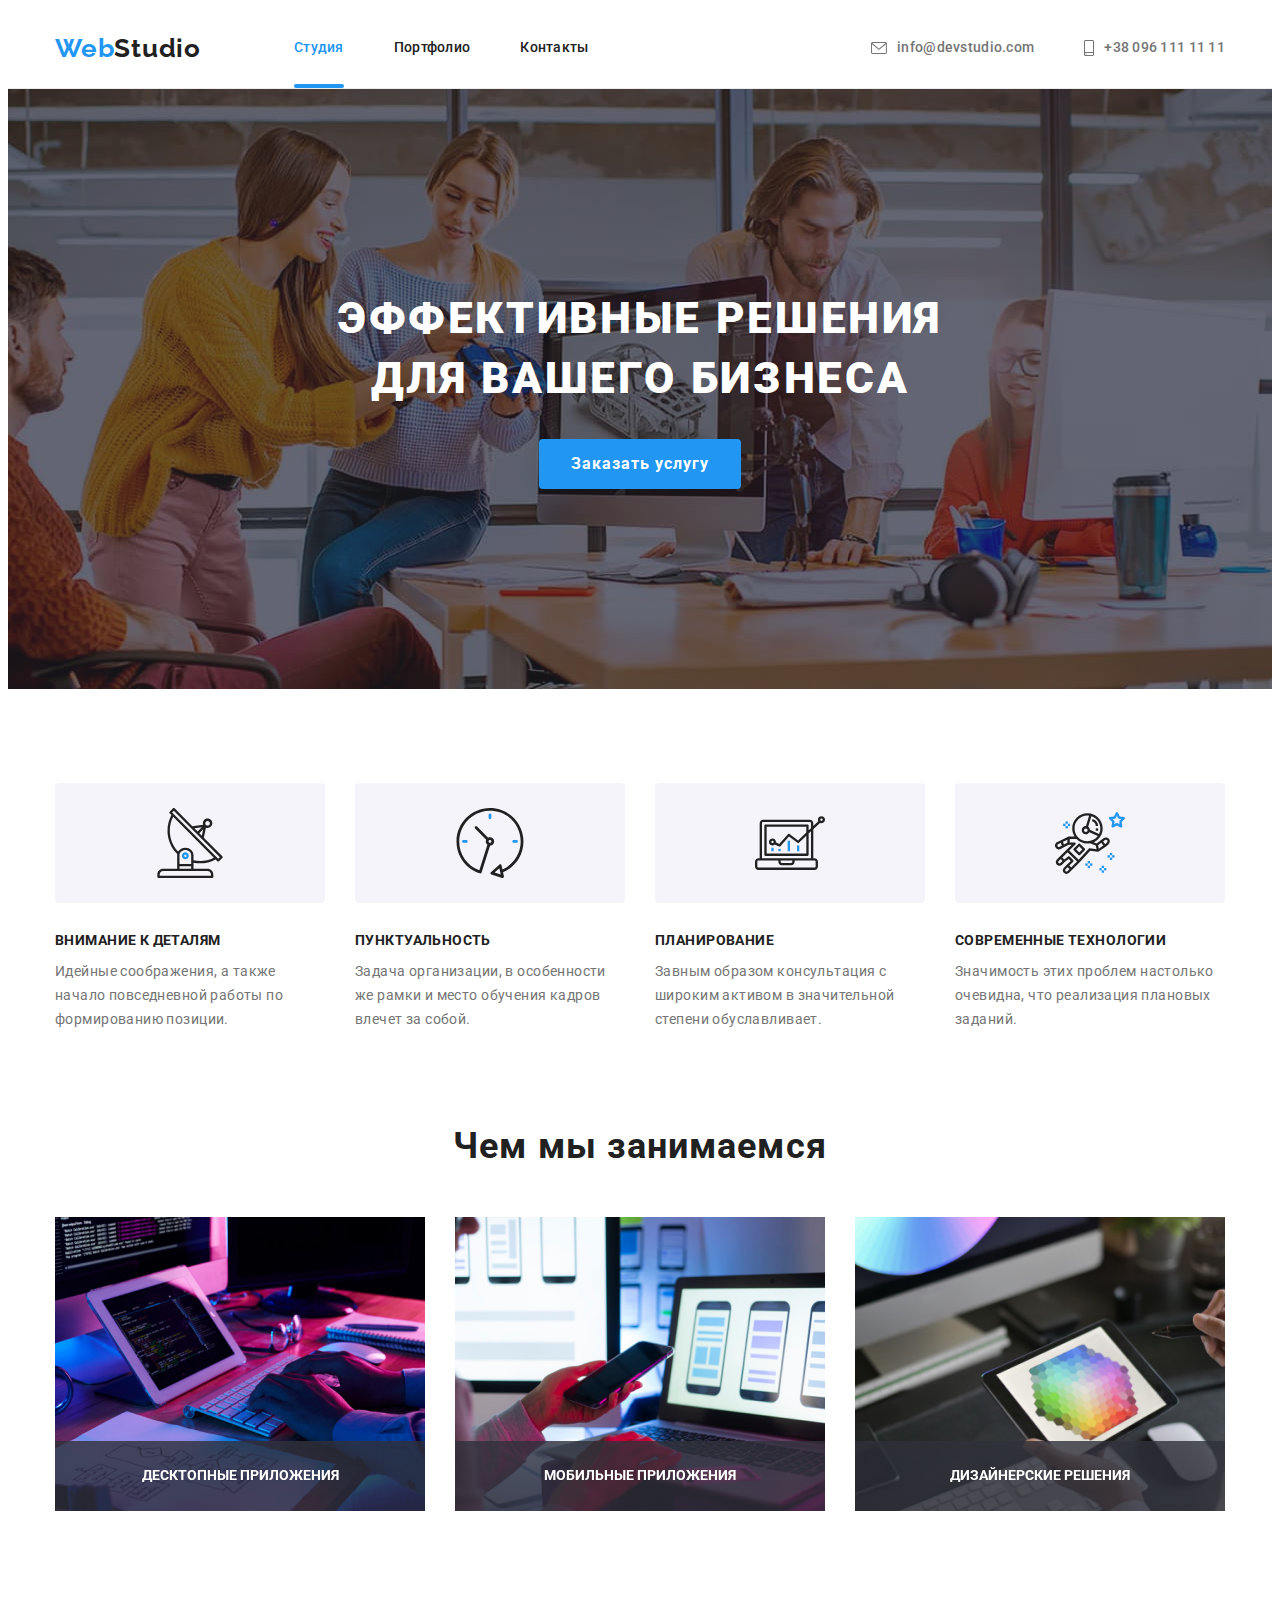
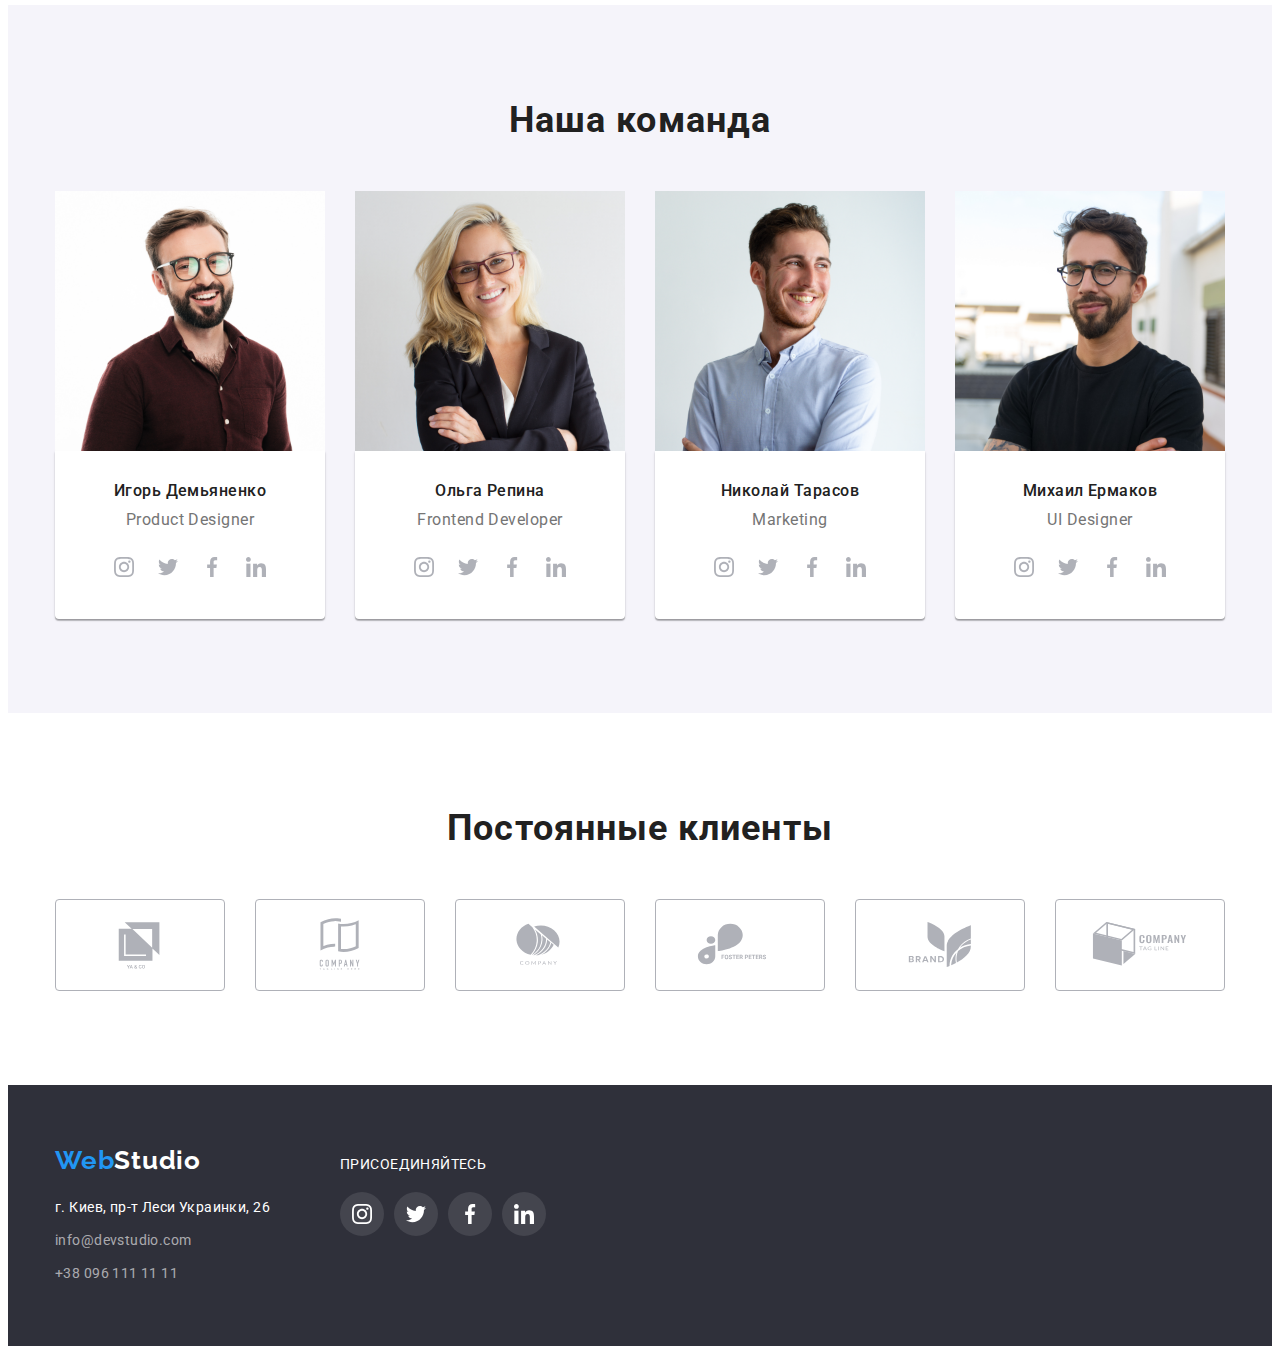
<file: index.html>
<!DOCTYPE html>
<html lang="ru">
  <head>
    <meta http-equiv="content-type" content="text/html; charset=utf-8" />
    <link rel="preconnect" href="https://fonts.googleapis.com" />
    <link rel="preconnect" href="https://fonts.gstatic.com" crossorigin />
    <link
      href="https://fonts.googleapis.com/css2?family=Raleway:wght@700&family=Roboto:wght@400;500;700;900&display=swap"
      rel="stylesheet"
    />
    <!-- Modern-normalize -->
    <link
      rel="stylesheet"
      href="https://cdnjs.cloudflare.com/ajax/libs/modern-normalize/1.1.0/modern-normalize.min.css"
      integrity="sha512-wpPYUAdjBVSE4KJnH1VR1HeZfpl1ub8YT/NKx4PuQ5NmX2tKuGu6U/JRp5y+Y8XG2tV+wKQpNHVUX03MfMFn9Q=="
      crossorigin="anonymous"
      referrerpolicy="no-referrer"
    />
    <!-- Custom styles -->
    <link rel="stylesheet" href="./css/styles.css" />
    <title>Module 01</title>
  </head>
  <body>
    <!-- Header section -->
    <header class="page-header">
      <div class="container main-nav">
        <nav class="navigation">
          <a href="/" lang="en" class="logo-first"
            >Web<span class="logo-second">Studio</span></a
          >
          <ul class="nav-list">
            <li class="nav-item">
              <a href="./index.html" class="link link-color">студия</a>
            </li>
            <li class="nav-item">
              <a href="./portfolio.html" class="link">портфолио</a>
            </li>
            <li class="nav-item"><a href="/" class="link">контакты</a></li>
          </ul>
        </nav>
        <ul class="contact-list">
          <li class="contact-item">
            <a href="mailto:info@devstudio.com" class="link mail"
              ><svg class="icon" width="16px" height="12px">
                <use xlink:href="./images/sprite.svg#icon-envelope"></use>
              </svg>
              info@devstudio.com</a
            >
          </li>
          <li class="contact-item">
            <a href="tel:+380961111111" class="link phone"
              ><svg class="icon" width="10px" height="16px">
                <use xlink:href="./images/sprite.svg#icon-smartphone"></use>
              </svg>
              +38 096 111 11 11</a
            >
          </li>
        </ul>
      </div>
    </header>
    <!-- Main -->
    <main>
      <!-- Hero section -->
      <section class="hero overlay">
        <div class="container">
          <h1 class="hero-title">
            эффективные решения <br />
            для вашего бизнеса
          </h1>
          <button data-modal-open type="button" class="btn-order">Заказать услугу</button>
        </div>
      </section>
      <!-- Modal window -->
      <div data-modal class="backdrop is-hidden">
        <div class="modal">
          <button data-modal-close type="button" class="button-close">
            <svg class="btn-close" width="30px" height="30px">
              <use href="./images/sprite.svg#icon-close-modal"></use>
            </svg>
          </button>
        </div>
      </div>


      <!-- Features section -->
      <section class="section">
        <div class="container">
          <h2 class="features-title">features</h2>
          <ul class="feature-list">
            <li class="feature-item">
              <div class="feature-icon">
                <svg class="icon">
                  <use xlink:href="./images/sprite.svg#icon-antenna"></use>
                </svg>
              </div>
              <h3 class="title">внимание к деталям</h3>
              <p class="text">
                идейные соображения, а также начало повседневной работы по
                формированию позиции.
              </p>
            </li>
            <li class="feature-item">
              <div class="feature-icon">
                <svg class="icon">
                  <use xlink:href="./images/sprite.svg#icon-clock"></use>
                </svg>
              </div>
              <h3 class="title">пунктуальность</h3>
              <p class="text">
                задача организации, в особенности же рамки и место обучения
                кадров влечет за собой.
              </p>
            </li>
            <li class="feature-item">
              <div class="feature-icon">
                <svg class="icon">
                  <use xlink:href="./images/sprite.svg#icon-diagram"></use>
                </svg>
              </div>
              <h3 class="title">планирование</h3>
              <p class="text">
                завным образом консультация с широким активом в значительной
                степени обуславливает.
              </p>
            </li>
            <li class="feature-item">
              <div class="feature-icon">
                <svg class="icon">
                  <use xlink:href="./images/sprite.svg#icon-astronaut"></use>
                </svg>
              </div>
              <h3 class="title">современные технологии</h3>
              <p class="text">
                значимость этих проблем настолько очевидна, что реализация
                плановых заданий.
              </p>
            </li>
          </ul>
        </div>
      </section>
      <!-- Work section -->
      <section class="section work">
        <div class="container">
          <h2 class="section-title">чем мы занимаемся</h2>
          <ul class="work-list">
            <li class="work-item">
              <div class="work-thumb">
              <img src="./images/photo_1.png" alt="desk-office" width="370" />
                <p class="work-text">десктопные приложения</p>
              </div>
            </li>
            <li class="work-item">
              <div class="work-thumb">
              <img src="./images/photo_2.png" alt="mobile phones" width="370" />
                <p class="work-text">мобильные приложения</p>
              </div>
            </li>
            <li class="work-item">
              <div class="work-thumb">
              <img
                src="./images/photo_3.png"
                alt="graphic-tablet"
                width="370"/>

                  <p class="work-text">дизайнерские решения</p>
                </div>
            </li>
          </ul>
        </div>
      </section>
      <!-- Team section -->
      <section class="section team">
        <div class="container">
          <h2 class="section-title">наша команда</h2>
          <ul class="team-list">
            <li class="team-item">
              <img src="./images/photo_4.png" alt="designer" width="270" />
              <div class="item">
                <h3 class="team-title">игорь демьяненко</h3>
                <p lang="en" class="team-text">Product Designer</p>
                <ul class="social-list">
                  <li class="social-item">
                    <a href="" class="social-link"
                      ><svg class="social-icon" width="20px" height="20px">
                        <use href="./images/sprite.svg#icon-instagram"></use>
                      </svg>
                    </a>
                  </li>
                  <li class="social-item">
                    <a href="" class="social-link"
                      ><svg class="social-icon" width="20px" height="20px">
                        <use href="./images/sprite.svg#icon-twitter"></use>
                      </svg>
                    </a>
                  </li>
                  <li class="social-item">
                    <a href="" class="social-link"
                      ><svg class="social-icon" width="20px" height="20px">
                        <use href="./images/sprite.svg#icon-facebook"></use>
                      </svg>
                    </a>
                  </li>
                  <li class="social-item">
                    <a href="" class="social-link"
                      ><svg class="social-icon" width="20px" height="20px">
                        <use href="./images/sprite.svg#icon-linkedin"></use>
                      </svg>
                    </a>
                  </li>
                </ul>
              </div>
            </li>

            <li class="team-item">
              <img src="./images/photo_5.png" alt="developer" width="270" />
              <div class="item">
                <h3 class="team-title">ольга репина</h3>
                <p lang="en" class="team-text">Frontend Developer</p>
                <ul class="social-list">
                  <li class="social-item">
                    <a href="" class="social-link"
                      ><svg class="social-icon" width="20px" height="20px">
                        <use href="./images/sprite.svg#icon-instagram"></use>
                      </svg>
                    </a>
                  </li>
                  <li class="social-item">
                    <a href="" class="social-link"
                      ><svg class="social-icon" width="20px" height="20px">
                        <use href="./images/sprite.svg#icon-twitter"></use>
                      </svg>
                    </a>
                  </li>
                  <li class="social-item">
                    <a href="" class="social-link"
                      ><svg class="social-icon" width="20px" height="20px">
                        <use href="./images/sprite.svg#icon-facebook"></use>
                      </svg>
                    </a>
                  </li>
                  <li class="social-item">
                    <a href="" class="social-link"
                      ><svg class="social-icon" width="20px" height="20px">
                        <use href="./images/sprite.svg#icon-linkedin"></use>
                      </svg>
                    </a>
                  </li>
                </ul>
              </div>
            </li>

            <li class="team-item">
              <img src="./images/photo_6.png" alt="marketing" width="270" />
              <div class="item">
                <h3 class="team-title">николай тарасов</h3>
                <p lang="en" class="team-text">Marketing</p>
                <ul class="social-list">
                  <li class="social-item">
                    <a href="" class="social-link"
                      ><svg class="social-icon" width="20px" height="20px">
                        <use href="./images/sprite.svg#icon-instagram"></use>
                      </svg>
                    </a>
                  </li>
                  <li class="social-item">
                    <a href="" class="social-link"
                      ><svg class="social-icon" width="20px" height="20px">
                        <use href="./images/sprite.svg#icon-twitter"></use>
                      </svg>
                    </a>
                  </li>
                  <li class="social-item">
                    <a href="" class="social-link"
                      ><svg class="social-icon" width="20px" height="20px">
                        <use href="./images/sprite.svg#icon-facebook"></use>
                      </svg>
                    </a>
                  </li>
                  <li class="social-item">
                    <a href="" class="social-link"
                      ><svg class="social-icon" width="20px" height="20px">
                        <use href="./images/sprite.svg#icon-linkedin"></use>
                      </svg>
                    </a>
                  </li>
                </ul>
              </div>
            </li>

            <li class="team-item">
              <img src="./images/photo_7.png" alt="ui designer" width="270" />
              <div class="item">
                <h3 class="team-title">михаил ермаков</h3>
                <p lang="en" class="team-text">UI Designer</p>
                <ul class="social-list">
                  <li class="social-item">
                    <a href="" class="social-link"
                      ><svg class="social-icon" width="20px" height="20px">
                        <use href="./images/sprite.svg#icon-instagram"></use>
                      </svg>
                    </a>
                  </li>
                  <li class="social-item">
                    <a href="" class="social-link"
                      ><svg class="social-icon" width="20px" height="20px">
                        <use href="./images/sprite.svg#icon-twitter"></use>
                      </svg>
                    </a>
                  </li>
                  <li class="social-item">
                    <a href="" class="social-link"
                      ><svg class="social-icon" width="20px" height="20px">
                        <use href="./images/sprite.svg#icon-facebook"></use>
                      </svg>
                    </a>
                  </li>
                  <li class="social-item">
                    <a href="" class="social-link"
                      ><svg class="social-icon" width="20px" height="20px">
                        <use href="./images/sprite.svg#icon-linkedin"></use>
                      </svg>
                    </a>
                  </li>
                </ul>
              </div>
            </li>
          </ul>
        </div>
      </section>
      <!-- Clients section -->
      <section class="section">
        <div class="container">
          <h2 class="section-title">Постоянные клиенты</h2>
          <ul class="clients-list">
            <li class="clients-item">
              <a href="" class="clients-link"
                ><svg class="clients-icon" width="106px" height="60px">
                  <use href="./images/sprite.svg#icon-group-1"></use>
                </svg>
              </a>
            </li>
            <li class="clients-item">
              <a href="" class="clients-link"
                ><svg class="clients-icon" width="106px" height="60px">
                  <use href="./images/sprite.svg#icon-group-2"></use>
                </svg>
              </a>
            </li>
            <li class="clients-item">
              <a href="" class="clients-link"
                ><svg class="clients-icon" width="106px" height="60px">
                  <use href="./images/sprite.svg#icon-group-3"></use>
                </svg>
              </a>
            </li>
            <li class="clients-item">
              <a href="" class="clients-link"
                ><svg class="clients-icon" width="106px" height="60px">
                  <use href="./images/sprite.svg#icon-group-4"></use>
                </svg>
              </a>
            </li>
            <li class="clients-item">
              <a href="" class="clients-link"
                ><svg class="clients-icon" width="106px" height="60px">
                  <use href="./images/sprite.svg#icon-group-5"></use>
                </svg>
              </a>
            </li>
            <li class="clients-item">
              <a href="" class="clients-link"
                ><svg class="clients-icon" width="106px" height="60px">
                  <use href="./images/sprite.svg#icon-group-6"></use>
                </svg>
              </a>
            </li>
          </ul>
        </div>
      </section>
    </main>
    <!-- Footer section -->
    <footer class="page-footer">
      <div class="container">
        <div class="footer-container">
          <a href="/" lang="en" class="logo-first"
            >Web<span class="logo-second">Studio</span></a
          >
          <address>
            <ul class="footer-list">
              <li class="address">г. Киев, пр-т Леси Украинки, 26</li>
              <li class="footer-item">
                <a href="mailto:info@devstudio.com" class="link mail"
                  >info@devstudio.com</a
                >
              </li>
              <li class="footer-item">
                <a href="tel:+380961111111" class="link phone"
                  >+38 096 111 11 11</a
                >
              </li>
            </ul>
          </address>
        </div>
        <div class="join">
          <p class="join-title">присоединяйтесь</p>
          <ul class="join-list">
            <li class="join-item">
              <a href="" class="join-link"
                ><svg class="join-icon" width="20px" height="20px">
                  <use href="./images/sprite.svg#icon-instagram"></use>
                </svg>
              </a>
            </li>
            <li class="join-item">
              <a href="" class="join-link"
                ><svg class="join-icon" width="20px" height="20px">
                  <use href="./images/sprite.svg#icon-twitter"></use>
                </svg>
              </a>
            </li>
            <li class="join-item">
              <a href="" class="join-link"
                ><svg class="join-icon" width="20px" height="20px">
                  <use href="./images/sprite.svg#icon-facebook"></use>
                </svg>
              </a>
            </li>
            <li class="join-item">
              <a href="" class="join-link"
                ><svg class="join-icon" width="20px" height="20px">
                  <use href="./images/sprite.svg#icon-linkedin"></use>
                </svg>
              </a>
            </li>
          </ul>
        </div>
      </div>
    </footer>
    <script src="./js/modal.js"></script>
  </body>
</html>
</file>
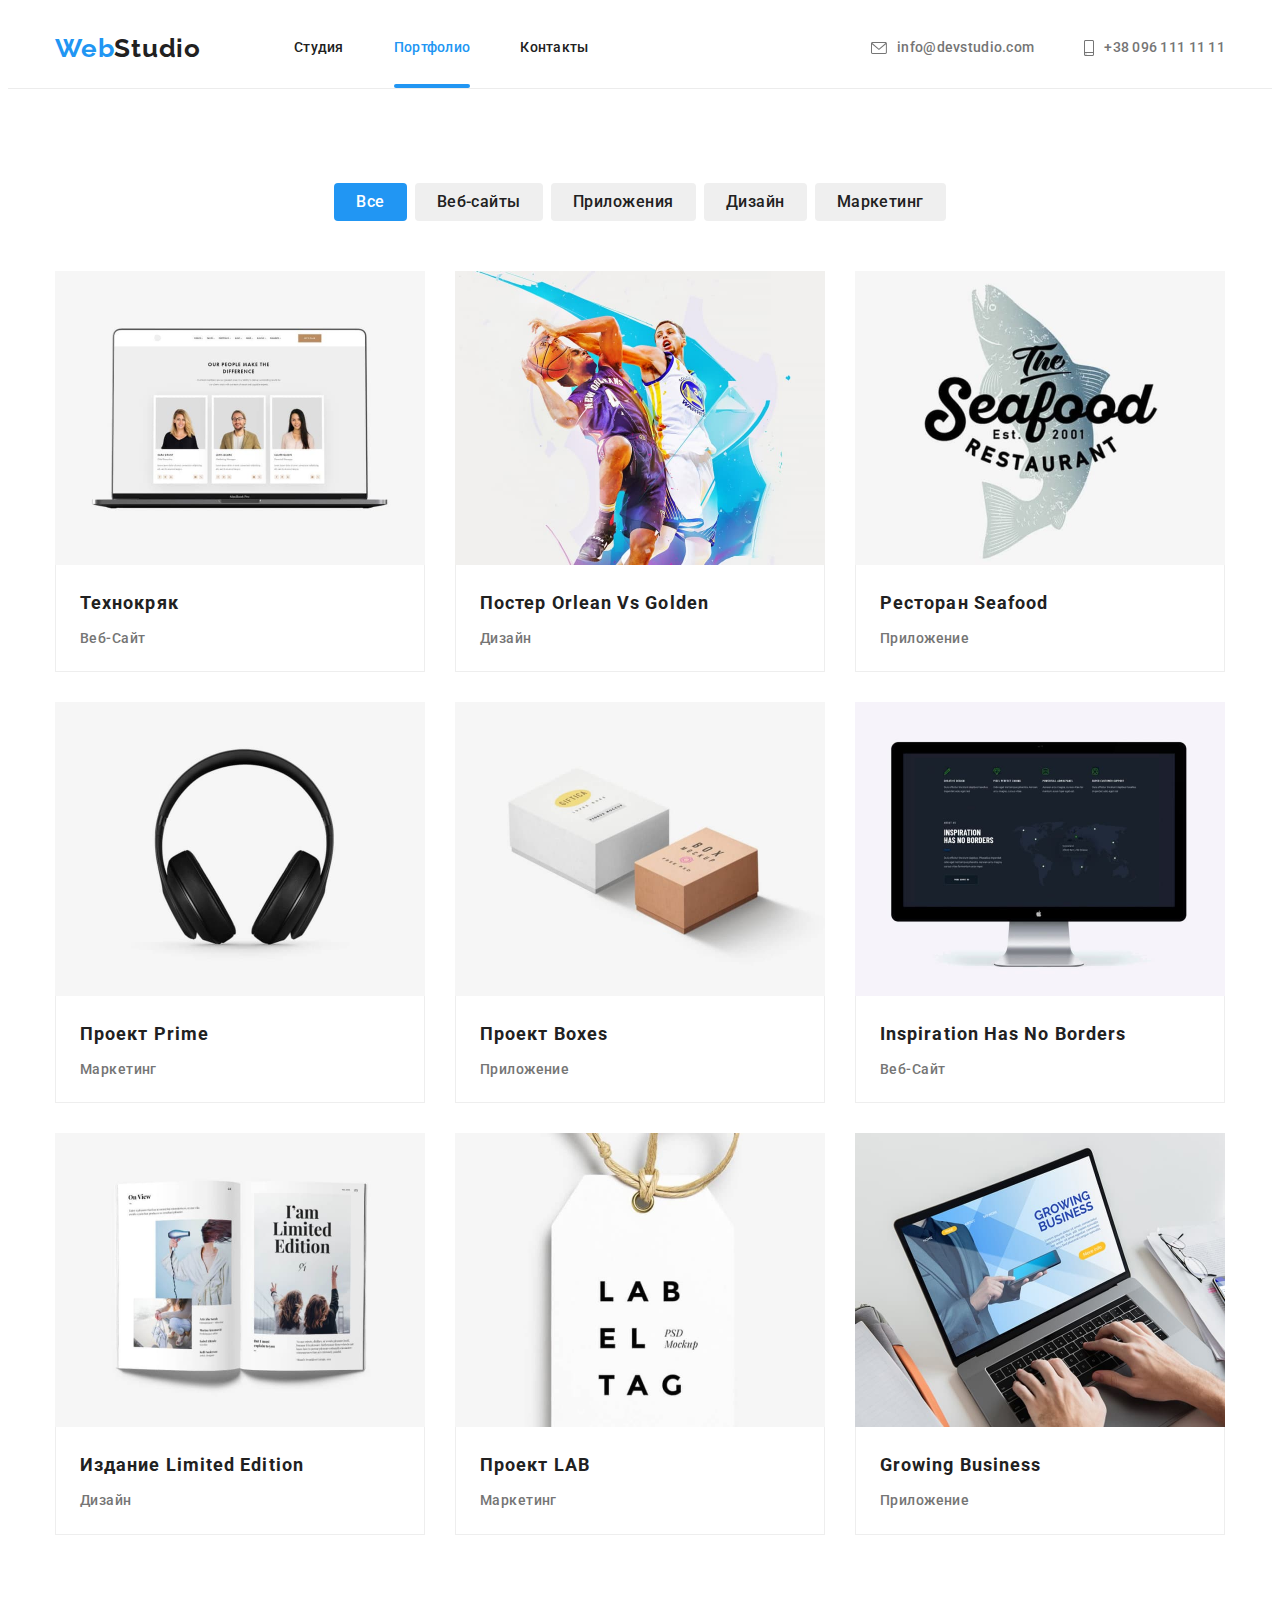
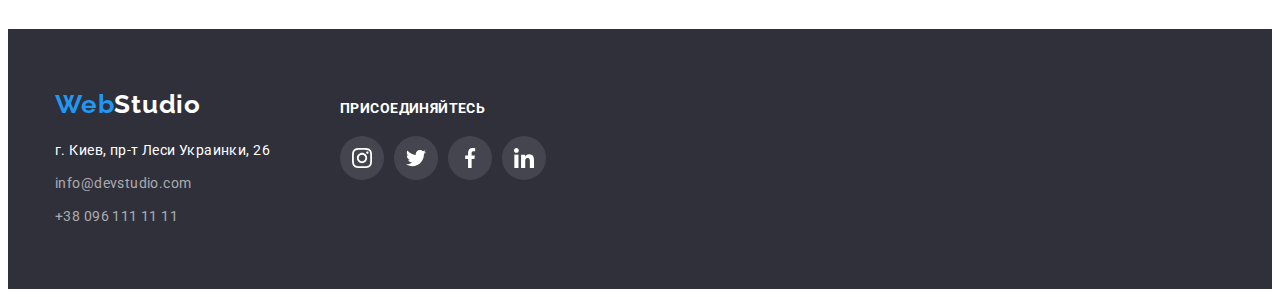
<file: portfolio.html>
<!DOCTYPE html>
<html lang="ru">
  <head>
    <meta http-equiv="content-type" content="text/html; charset=utf-8" />
    <link rel="preconnect" href="https://fonts.googleapis.com" />
    <link rel="preconnect" href="https://fonts.gstatic.com" crossorigin />
    <link
      href="https://fonts.googleapis.com/css2?family=Raleway:wght@700&family=Roboto:wght@400;500;700;900&display=swap"
      rel="stylesheet"
    />
    <!-- Modern-normalize -->
    <link
      rel="stylesheet"
      href="https://cdnjs.cloudflare.com/ajax/libs/modern-normalize/1.1.0/modern-normalize.min.css"
      integrity="sha512-wpPYUAdjBVSE4KJnH1VR1HeZfpl1ub8YT/NKx4PuQ5NmX2tKuGu6U/JRp5y+Y8XG2tV+wKQpNHVUX03MfMFn9Q=="
      crossorigin="anonymous"
      referrerpolicy="no-referrer"
    />
    <!-- Custom styles -->
    <link rel="stylesheet" href="./css/styles.css" />
    <title>Module 02</title>
  </head>
  <body>
    <!-- Header section -->
    <header class="page-header">
      <div class="container main-nav">
        <nav class="navigation">
          <a href="/" lang="en" class="logo-first"
            >Web<span class="logo-second">Studio</span></a
          >
          <ul class="nav-list">
            <li class="nav-item">
              <a href="./index.html" class="link">студия</a>
            </li>
            <li class="nav-item">
              <a href="./portfolio.html" class="link link-color">портфолио</a>
            </li>
            <li class="nav-item"><a href="/" class="link">контакты</a></li>
          </ul>
        </nav>
        <ul class="contact-list">
          <li class="contact-item">
            <a href="mailto:info@devstudio.com" class="link mail"
              ><svg class="icon" width="16px" height="12px">
                <use xlink:href="./images/sprite.svg#icon-envelope"></use>
              </svg>
              info@devstudio.com</a
            >
          </li>
          <li class="contact-item">
            <a href="tel:+380961111111" class="link phone"
              ><svg class="icon" width="10px" height="16px">
                <use xlink:href="./images/sprite.svg#icon-smartphone"></use>
              </svg>
              +38 096 111 11 11</a
            >
          </li>
        </ul>
      </div>
    </header>

    <main>
      <!-- Filter and portfolio section -->
      <section class="section">
        <div class="container">
          <h1 class="filter-title">portfolio</h1>
          <ul class="filter-list">
            <li class="btn-item">
              <button type="button" class="btn first-btn">Все</button>
            </li>
            <li class="btn-item">
              <button type="button" class="btn">Веб-сайты</button>
            </li>
            <li class="btn-item">
              <button type="button" class="btn">Приложения</button>
            </li>
            <li class="btn-item">
              <button type="button" class="btn">Дизайн</button>
            </li>
            <li class="btn-item">
              <button type="button" class="btn">Маркетинг</button>
            </li>
          </ul>
        </div>
        <!-- Portfolio -->
        <div class="container">
          <ul class="portfolio-list">
            <li class="portfolio-item">
              <a href="/" class="link">
                <img
                  src="./images/portfolio/image_1.jpg"
                  alt="project-1"
                  width="370"
                />
                <div class="item">
                  <h2 class="portfolio-title">Технокряк</h2>
                  <p class="portfolio-text">веб-сайт</p>
                </div>
              </a>
            </li>

            <li class="portfolio-item">
              <a href="/" class="link">
                <img
                  src="./images/portfolio/image_2.jpg"
                  alt="project-2"
                  width="370"
                />
                <div class="item">
                  <h2 class="portfolio-title">
                    Постер <span lang="en">Orlean vs Golden</span>
                  </h2>
                  <p class="portfolio-text">дизайн</p>
                </div>
              </a>
            </li>

            <li class="portfolio-item">
              <a href="/" class="link">
                <img
                  src="./images/portfolio/image_3.jpg"
                  alt="project-3"
                  width="370"
                />
                <div class="item">
                  <h2 class="portfolio-title">
                    Ресторан <span lang="en">Seafood</span>
                  </h2>
                  <p class="portfolio-text">приложение</p>
                </div>
              </a>
            </li>

            <li class="portfolio-item">
              <a href="/" class="link">
                <img
                  src="./images/portfolio/image_4.jpg"
                  alt="project-4"
                  width="370"
                />
                <div class="item">
                  <h2 class="portfolio-title">
                    Проект <span lang="en">Prime</span>
                  </h2>
                  <p class="portfolio-text">маркетинг</p>
                </div>
              </a>
            </li>

            <li class="portfolio-item">
              <a href="/" class="link">
                <img
                  src="./images/portfolio/image_5.jpg"
                  alt="project-5"
                  width="370"
                />
                <div class="item">
                  <h2 class="portfolio-title">
                    Проект <span lang="en">Boxes</span>
                  </h2>
                  <p class="portfolio-text">приложение</p>
                </div>
              </a>
            </li>

            <li class="portfolio-item">
              <a href="/" class="link">
                <img
                  src="./images/portfolio/image_6.jpg"
                  alt="project-6"
                  width="370"
                />
                <div class="item">
                  <h2 class="portfolio-title" lang="en">
                    Inspiration has no Borders
                  </h2>
                  <p class="portfolio-text">веб-сайт</p>
                </div>
              </a>
            </li>

            <li class="portfolio-item">
              <a href="/" class="link">
                <img
                  src="./images/portfolio/image_7.jpg"
                  alt="project-7"
                  width="370"
                />
                <div class="item">
                  <h2 class="portfolio-title">
                    Издание <span lang="en">Limited Edition</span>
                  </h2>
                  <p class="portfolio-text">дизайн</p>
                </div>
              </a>
            </li>

            <li class="portfolio-item">
              <a href="/" class="link">
                <img
                  src="./images/portfolio/image_8.jpg"
                  alt="project-8"
                  width="370"
                />
                <div class="item">
                  <h2 class="portfolio-title">
                    Проект <span lang="en">LAB</span>
                  </h2>
                  <p class="portfolio-text">маркетинг</p>
                </div>
              </a>
            </li>

            <li class="portfolio-item">
              <a href="/" class="link">
                <img
                  src="./images/portfolio/image_9.jpg"
                  alt="project-9"
                  width="370"
                />
                <div class="item">
                  <h2 lang="en" class="portfolio-title">Growing Business</h2>
                  <p class="portfolio-text">приложение</p>
                </div>
              </a>
            </li>
          </ul>
        </div>
      </section>
    </main>
    <!-- Footer section -->
    <footer class="page-footer">
      <div class="container">
        <div class="footer-container">
          <a href="/" lang="en" class="logo-first"
            >Web<span class="logo-second">Studio</span></a
          >
          <address>
            <ul class="footer-list">
              <li class="address">г. Киев, пр-т Леси Украинки, 26</li>
              <li class="footer-item">
                <a href="mailto:info@devstudio.com" class="link mail"
                  >info@devstudio.com</a
                >
              </li>
              <li class="footer-item">
                <a href="tel:+380961111111" class="link phone"
                  >+38 096 111 11 11</a
                >
              </li>
            </ul>
          </address>
        </div>
        <div class="join">
          <h3 class="join-title">присоединяйтесь</h3>
          <ul class="join-list">
            <li class="join-item">
              <a href="" class="join-link"
                ><svg class="join-icon" width="20px" height="20px">
                  <use href="./images/sprite.svg#icon-instagram"></use>
                </svg>
              </a>
            </li>
            <li class="join-item">
              <a href="" class="join-link"
                ><svg class="join-icon" width="20px" height="20px">
                  <use href="./images/sprite.svg#icon-twitter"></use>
                </svg>
              </a>
            </li>
            <li class="join-item">
              <a href="" class="join-link"
                ><svg class="join-icon" width="20px" height="20px">
                  <use href="./images/sprite.svg#icon-facebook"></use>
                </svg>
              </a>
            </li>
            <li class="join-item">
              <a href="" class="join-link"
                ><svg class="join-icon" width="20px" height="20px">
                  <use href="./images/sprite.svg#icon-linkedin"></use>
                </svg>
              </a>
            </li>
          </ul>
        </div>
      </div>
    </footer>
  </body>
</html>
</file>
<file: css/styles.css>
:root {
    --primary-text-color: #757575;
    --primary-title-color: #212121;
    --icon-color: #AFB1B8;}

body 
    {font-family: 'Roboto', 'sans-serif';
    color: var(--primary-text-color);}

*, ::after, ::before {box-sizing: border-box;}

.container {
    width: 1200px;
    padding-left: 15px;
    padding-right: 15px;
    margin: 0 auto;}

h1,h2,h3,p {
    margin: 0;
    padding: 0;}

ul {
    list-style: none;
    margin: 0;
    padding: 0;}

img {
    display: block;
    max-width: 100%;
    height: auto;}

/*First Page*/
/*Header section*/
.page-header {
    background-color: #FFFFFF;
    border-bottom: 1px solid #ECECEC;}

/*Header Navigation*/
.main-nav {
    display: flex;
    align-items: center;}

.navigation {
    display: flex;
    align-items: center;}

/*Header Logo*/
.logo-first {
    text-decoration: none;
    font-family: 'Raleway';
    font-style: normal;
    font-weight: 700;
    font-size: 26px;
    line-height: 1.19;
    letter-spacing: 0.03em;
    color: #2196F3;
    padding-top: 24px;
    padding-bottom: 24px;

    transition-property: text-decoration-color, color;
    transition-duration: 250ms;
    transition-timing-function: cubic-bezier(0.4, 0, 0.2, 1);}

.logo-second {color: var(--primary-title-color);}

.nav-item {position: relative;}

/*Header Navigation and Contacts*/
.link {
    text-decoration: none;
    font-family: 'Roboto';
    font-style: normal;
    text-transform: capitalize;
    font-weight: 500;
    font-size: 14px;
    line-height: 1.14;
    letter-spacing: 0.02em;
    color: var(--primary-title-color);
    display: block;

    transition-property: color;
    transition-duration: 250ms;
    transition-timing-function: cubic-bezier(0.4, 0, 0.2, 1);}

/*Links color*/
.link-color {color: #2196F3;}

.link-color::after {
    position:absolute;
    bottom: 0;
    display: block;
    content: "";
    width: 100%;
    height: 4px;
    border-radius: 2px;
    background: #2196F3;}

.mail,
.phone
     {color: var(--primary-text-color);
    text-transform: lowercase;}

/*Navigation*/
.nav-list {
    display: flex;
    margin-left: 93px;}

.contact-list {
    display: flex;
    margin-left: auto;}

.nav-item> .link,
.contact-item> .link {
    padding-top: 32px;
    padding-bottom: 32px;}

.nav-item:nth-last-child(-n+2),
.contact-list .contact-item + .contact-item
{margin-left: 50px;}

/*Header Link Focus and Hover*/
.logo-first:hover,
.logo-first:focus,
.link:hover, 
.link:focus
    {text-decoration-color: #188CE8;
    color: #188CE8;}

.contact-item> .mail,
.contact-item> .phone{
    display: inline-flex;
    align-items: center;}

/*Header icons*/
.icon {
    fill: currentColor;
    margin-right: 10px;}
    
/*Hero section*/
.overlay {
    max-width: 1600px;
    height: 600px;
    margin-left: auto;
    margin-right: auto;
    background-image: linear-gradient(to right, 
        rgba(47, 48, 58, 0.4),
         rgba(47, 48, 58, 0.4)),
         url(../images/hero/hero.jpg);
    background-repeat: no-repeat;
    background-size: cover;
    background-position: center;
    background-color: #2F303A;}

.hero {
    text-align: center;
    padding-top: 200px;
    padding-bottom: 200px;}

.hero-title {    
    font-weight: 900;
    font-size: 44px;
    line-height: 1.36;
    letter-spacing: 0.06em;
    text-transform: uppercase;
    color: #FFFFFF;
    margin-bottom: 30px;}

.btn-order {
    font-family: 'Roboto';
    font-style: normal;
    font-weight: 700;
    font-size: 16px;
    line-height: 1.88;
    letter-spacing: 0.06em;
    border: none;
    border-radius: 4px;
    background-color: #2196F3;
    color: #FFFFFF;
    cursor: pointer;
    padding: 10px 32px;

    transition-property: background-color, color;
    transition-duration: 250ms;
    transition-timing-function: cubic-bezier(0.4, 0, 0.2, 1);}

.btn-order:hover,
.btn-order:focus {color:#188CE8;
    background-color:#FFFFFF;}

/*Modal window*/
.backdrop {
    position: fixed;
    top: 0;
    left: 0;
    width: 100%;
    height: 1024px;
    background: rgba(0, 0, 0, 0.2);
    opacity: 1;
    transition: opacity 250ms cubic-bezier(0.4, 0, 0.2, 1);}

.is-hidden {
    opacity: 0;
    pointer-events: none;}

.modal {
    position: absolute;
    top: 50%;
    left: 50%;
    width: 528px;
    height: 581px;
    background-color:#FFFFFF;
    box-shadow: 0px 1px 3px rgba(0, 0, 0, 0.12), 0px 1px 1px rgba(0, 0, 0, 0.14),
      0px 2px 1px rgba(0, 0, 0, 0.2);
    border-radius: 4px;
    opacity: 1;
    transform: translate(-50%, -50%) scale(1);}

.button-close {
    position: absolute;
    top: 8px;
    right: 8px;
    display: flex;
    justify-content: center;
    align-items: center;
    width: 30px;
    height: 30px;
    color: #000;
    border: 1px solid rgba(0, 0, 0, 0.1);
    background-color: #FFFFFF;
    border-radius: 50%;
    cursor: pointer;
    transition-property: background-color;
    transition-duration: 250ms;
    transition-timing-function: cubic-bezier(0.4, 0, 0.2, 1);}

.button-close {
    fill: currentColor;}

.button-close:hover,
.button-close:focus {
    color: red;
}

/*Features section*/
.section {
    padding-top: 94px;
    padding-bottom: 94px;}

.features-title {
    visibility: hidden;
    font-size: 0;}

.feature-list {
    list-style: none;
    display: flex;
    flex-wrap: wrap;}

.feature-item {
    display: block;
    width: 270px;
    flex-wrap: wrap;
    margin-right: 30px;}

/*Features icons*/
.feature-icon {
    display: flex;
    width: 270px;
    height: 120px;
    align-items: center;
    justify-content: center;
    margin-bottom: 30px;
    background-color: #F5F4FA;
    border-radius: 4px;}

.feature-icon> .icon {
    width: 70px;
    height: 70px;
    margin: 0;}

.feature-item:last-child {margin-right: 0;}

.title {
    font-size: 14px;
    line-height: 1.14;
    letter-spacing: 0.03em;
    text-transform: uppercase;
    color: var(--primary-title-color);
    margin-bottom: 10px;}

.text {
    font-size: 14px;
    line-height: 24px;
    letter-spacing: 0.03em;
    color: var(--primary-text-color);}

.text::first-letter {
    text-transform: capitalize;}

/*Work section*/
.work {padding-top: 0;}

.section-title {
    font-size: 36px;
    line-height: 1.17;
    text-align: center;
    letter-spacing: 0.03em;
    color: var(--primary-title-color);
    margin-bottom: 50px;}

.section-title::first-letter {text-transform: capitalize;}

.work-list {
    list-style: none;
    display: flex;
    flex-wrap: wrap;}

.work-item {
    margin-right: 30px;}

.work-item:nth-child(3n) {margin-right:0px;}

.work-thumb {
    position: relative;}

.work-text {
position: absolute;
bottom: 0;
width: 100%;
font-weight: 700;
font-size: 14px;
line-height: 1.14;
text-align: center;
text-transform: uppercase;
color: #FFFFFF;
background-image: linear-gradient(to right, 
        rgba(47, 48, 58, 0.8),
         rgba(47, 48, 58, 0.8));
padding-top: 27px;
padding-bottom: 27px;}

/*Team section*/
.team {background-color: #F5F4FA;}

.team-list {
    list-style: none;
    display: flex;
    flex-wrap: wrap;}

.team-item {
    border-radius: 0px 0px 4px 4px;
    background-color: #FFFFFF;
    width: 270px;
    margin-right: 30px;}
    
.team-item:nth-child(4n) {margin-right: 0;}

.team-item> .item {
    padding: 30px;
    box-shadow: 0px 1px 3px rgba(0, 0, 0, 0.12), 0px 1px 1px rgba(0, 0, 0, 0.14), 0px 2px 1px rgba(0, 0, 0, 0.2);
    border-radius: 0px 0px 4px 4px;}

.team-title {
    font-size: 16px;
    text-transform: capitalize;
    font-weight: 500;
    line-height: 1.19;
    text-align: center;
    letter-spacing: 0.03em;
    color: var(--primary-title-color);
    margin-bottom: 10px;}

.team-text {
    line-height: 1.19;
    text-align: center;
    letter-spacing: 0.03em;
    margin-bottom: 16px;}

/*Team icons*/
.social-list {
    display: flex;
    align-items: center;
    justify-content: center;}

.social-link {
    display: flex;
    align-items: center;
    justify-content: center;
    width: 44px;
    height: 44px;
    color: var(--icon-color);
    border-radius: 50%;

    transition-property: background-color, color;
    transition-duration: 250ms;
    transition-timing-function: cubic-bezier(0.4, 0, 0.2, 1);}

.social-icon {
    fill: currentColor;}

.social-link:hover,
.social-link:focus {
    background-color: #2196F3;
    color: #FFFFFF;}

/*Clients section*/
.clients-list {
    display: flex;
    align-items: center;
    justify-content: center;}

.clients-item {
    display: flex;
    align-items: center;
    justify-content: center;
    margin-right: 30px;}

.clients-item:nth-last-child(1) {margin-right: 0;}

.clients-link {
    display: flex;
    width: 170px;
    height: 92px;
    align-items: center;
    justify-content: center;
    border: 1px solid #AFB1B8;
    border-radius: 4px;
    color: var(--icon-color);

    transition-property: border, color;
    transition-duration: 250ms;
    transition-timing-function: cubic-bezier(0.4, 0, 0.2, 1);}

.clients-icon {
    fill: currentColor;}

.clients-link:hover,
.clients-link:focus{
    color:#2196F3;
    border: 1px solid #2196F3;}

/*Footer section*/
.page-footer {
    background-color: #2F303A;
    padding-top: 60px;
    padding-bottom: 60px;}

.page-footer> .container {
    display: flex;
    align-items: baseline;}

.footer-container {
    margin-right: 70px;}

.page-footer .logo-first {
    display: block;
    padding: 0;
    margin-bottom: 20px;}

.page-footer .logo-second {
    color: #FFFFFF;}

.address {
    font-family: 'Roboto';
    font-style: normal;
    font-weight: 400;
    font-size: 14px;
    line-height: 1.71;
    letter-spacing: 0.03em;
    color: #FFFFFF;}

.footer-item>.link {
    display: block;
    margin-top: 9px;}

.footer-list .mail,
.footer-list .phone {
    font-weight: 400;
    line-height: 1.71;
    letter-spacing: 0.03em;
    color: rgba(255, 255, 255, 0.6);}

.footer-list .mail:focus,
.footer-list .mail:hover,
.footer-list .phone:focus,
.footer-list .phone:hover {
    color: #2196F3;}

.join-title {
    font-size: 14px;
    line-height: 16px;
    letter-spacing: 0.03em;
    text-transform: uppercase;
    color: #FFFFFF;
    margin-bottom: 20px;}

.join-list {
    display: flex;}

.join-item {
    margin-right: 10px;}

.join-link {
    display: flex;
    align-items: center;
    justify-content: center;
    width: 44px;
    height: 44px;
    border-radius: 50%;
    color:#FFFFFF;
    background: rgba(255, 255, 255, 0.1);

    transition-property: background-color;
    transition-duration: 250ms;
    transition-timing-function: cubic-bezier(0.4, 0, 0.2, 1);}

.join-icon {
    fill: currentColor;}

.join-link:hover,
.join-link:focus {
    background-color: #2196F3;}

/*Portfolio Page*/
/*Header*/
.studio-portfolio {
    color: var(--primary-title-color);}

.portfolio {color: #2196F3;}

.mail-portfolio {color: var(--primary-text-color);}

/*Filter and portfolio section*/
.filter-title {display: none;}

.filter-list {
    list-style: none;
    display: flex;
    align-items: center;
    justify-content: center;
    margin-bottom: 50px;}

.btn-item {
    text-align: left;
    margin-right: 8px;}

.btn-item:last-child {
    margin-right: 0;}

.btn {
    font-family: 'Roboto';
    font-style: normal;
    font-weight: 500;
    font-size: 16px;
    line-height: 1.6;
    letter-spacing: 0.03em;
    cursor: pointer;
    border: none;
    border-radius: 4px;
    padding: 6px 22px;
    color: var(--primary-title-color);

    transition-property: background-color, color, box-shadow;
    transition-duration: 250ms;
    transition-timing-function: cubic-bezier(0.4, 0, 0.2, 1);}

.first-btn {
    background-color: #2196F3;
    color: #FFFFFF;}

.btn:hover,
.btn:focus {
    background-color: #188CE8;
    color:#FFFFFF;
    box-shadow: 0px 3px 1px rgba(0, 0, 0, 0.1), 0px 1px 2px rgba(0, 0, 0, 0.08), 0px 2px 2px rgba(0, 0, 0, 0.12);}

/*Portfolio*/
.portfolio-list {
    list-style: none;
    display: flex;
    flex-wrap: wrap;}

.portfolio-item {
    background: #FFFFFF;
    width: 370px;
    margin-right: 30px;
    margin-bottom: 30px;}

.portfolio-item> .link {
    transition-property: color, box-shadow;
    transition-duration: 250ms;
    transition-timing-function: cubic-bezier(0.4, 0, 0.2, 1);} 

.portfolio-item> .link:hover {
    box-shadow: 0px 1px 1px rgba(0, 0, 0, 0.12), 0px 4px 4px rgba(0, 0, 0, 0.06), 1px 4px 6px rgba(0, 0, 0, 0.16);
    color: var(--primary-text-color);}

.portfolio-item:nth-child(3n) {
    margin-right: 0px;}

.portfolio-item:nth-last-child(-n+3) {
    margin-bottom: 0;}

.portfolio-item .item {
    padding: 20px 24px;
    border-right: 1px solid #EEEEEE;
    border-bottom: 1px solid #EEEEEE;
    border-left: 1px solid #EEEEEE;}

.portfolio-thumb {
    position: relative;
    overflow: hidden;}

.overlay-text {
    position: absolute;
    top: 0;
    left: 0;
    width: 100%;
    height: 100%;
    padding: 63px 24px;
    font-size: 18px;
    text-transform: none;
    font-weight: 400;
    line-height: 1.56;
    background-color: rgba(33, 150, 243, 0.9);
    color: #FFFFFF;
    transition: transform 1000ms cubic-bezier(0.4, 0, 0.2, 1);
    transform: translateY(100%);}

.portfolio-item> .link:hover .overlay-text {
    transform: translateY(0%);}

.portfolio-title {
    font-weight: 700;
    font-size: 18px;
    line-height: 2;
    letter-spacing: 0.06em;
    color: var(--primary-title-color);
    margin-bottom: 4px;}

.portfolio-text {
    text-transform: capitalize;
    line-height: 1.88;
    letter-spacing: 0.03em;
    color: var(--primary-text-color);}
</file>
